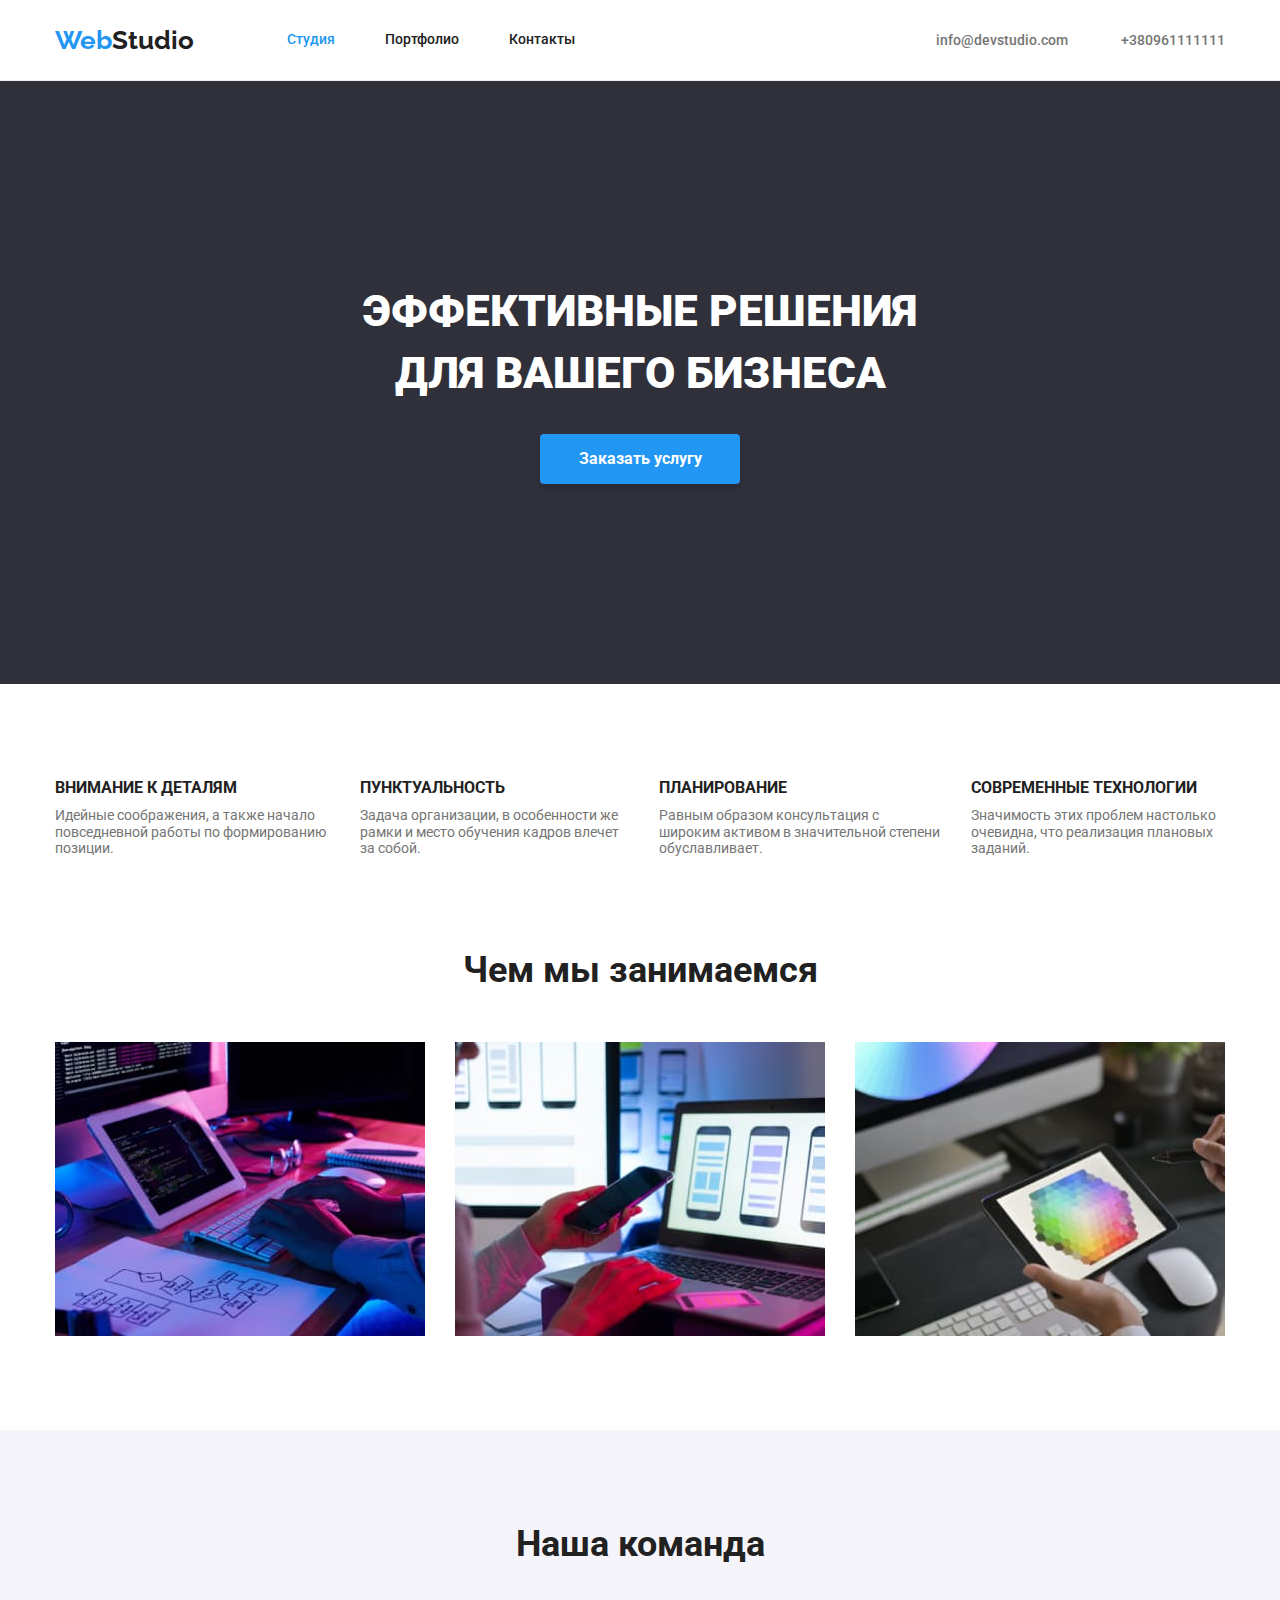
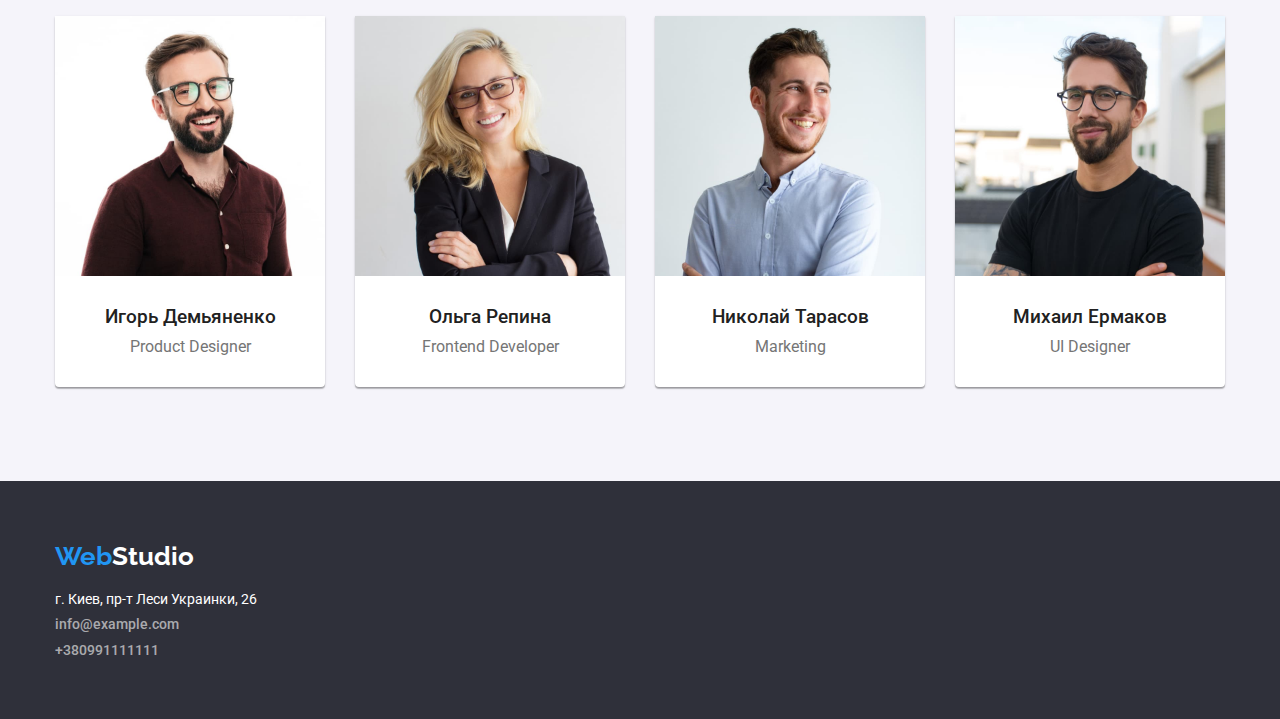
<file: index.html>
<!DOCTYPE html>
<html lang="ru">
  <head>
    <meta charset="UTF-8" />
    <meta http-equiv="X-UA-Compatible" content="IE=edge" />
    <meta name="viewport" content="width=device-width, initial-scale=1.0" />
    <title>Document</title>
    <link rel="preconnect" href="https://fonts.googleapis.com" />
    <link rel="preconnect" href="https://fonts.gstatic.com" crossorigin />
    <link
      href="https://fonts.googleapis.com/css2?family=Raleway:wght@700&family=Roboto:wght@400;500;700;900&display=swap"
      rel="stylesheet"
    />
    <link
      rel="stylesheet"
      href="https://cdnjs.cloudflare.com/ajax/libs/modern-normalize/1.1.0/modern-normalize.min.css"
    />
    <link rel="stylesheet" href="./css/main.css" />
  </head>
  <body>
    <!-- Шапка страницы -->
    <header class="page-header">
      <div class="container header-container">
        <a href="./index.html" class="logo-header"> <span class="logo-part">Web</span>Studio</a>
        <nav class="nav">
          <ul class="header-list list">
            <li class="nav-list"><a href="./index.html" class="nav-link current">Студия</a></li>
            <li class="nav-list"><a href="./portfolio.html" class="nav-link">Портфолио</a></li>
            <li class="nav-list"><a href="" class="nav-link">Контакты</a></li>
          </ul>
        </nav>
        <div class="list contacts-header">
          <a href="mailto:info@devstudio.com" class="contacts-header-link">info@devstudio.com</a>

          <a href="tel:+380961111111" class="contacts-header-link">+380961111111</a>
        </div>
      </div>
    </header>
    <main>
      <!-- Герой -->
      <section class="hero">
        <div class="container">
          <h1 class="hero-title">
            Эффективные решения <br />
            для вашего бизнеса
          </h1>
          <button type="button" class="hero-button">Заказать услугу</button>
        </div>
      </section>
      <!-- Характеристика -->
      <section class="features section">
        <div class="container">
          <h2 hidden>Характеристика</h2>
          <ul class="list features-container">
            <li class="features-list">
              <h3 class="features-title">Внимание к деталям</h3>
              <p class="features-descr">
                Идейные соображения, а также начало повседневной работы по формированию позиции.
              </p>
            </li>
            <li class="features-list">
              <h3 class="features-title">Пунктуальность</h3>
              <p class="features-descr">
                Задача организации, в особенности же рамки и место обучения кадров влечет за собой.
              </p>
            </li>
            <li class="features-list">
              <h3 class="features-title">Планирование</h3>
              <p class="features-descr">
                Равным образом консультация с широким активом в значительной степени обуславливает.
              </p>
            </li>
            <li class="features-list">
              <h3 class="features-title">Современные технологии</h3>
              <p class="features-descr">
                Значимость этих проблем настолько очевидна, что реализация плановых заданий.
              </p>
            </li>
          </ul>
        </div>
      </section>
      <!-- Чем мы занимаемся -->
      <section class="works section">
        <div class="container">
          <h2 class="works-title">Чем мы занимаемся</h2>
          <ul class="list works-container">
            <li class="works-link"><img src="./images/img1.jpg" alt="Пишем код" width="370" /></li>
            <li class="works-link">
              <img src="./images/img2.jpg" alt="Разработка мобильных приложений" width="370" />
            </li>
            <li class="works-link"><img src="./images/img3.jpg" alt="Дизайн" width="370" /></li>
          </ul>
        </div>
      </section>
      <!-- Наша команда -->
      <section class="team section">
        <div class="container">
          <h2 class="team-title">Наша команда</h2>
          <ul class="list team-container">
            <li class="team-list">
              <img
                class="team-photo"
                src="./images/photo1.jpg"
                alt="Фото продакт дизайнера"
                width="270"
              />
              <div class="team-descr">
                <h3 class="team-title-name">Игорь Демьяненко</h3>
                <p lang="en">Product Designer</p>
              </div>
            </li>
            <li class="team-list">
              <img src="./images/photo2.jpg" alt="Фото фронтенд-разработчика" width="270" />
              <div class="team-descr">
                <h3 class="team-title-name">Ольга Репина</h3>
                <p lang="en">Frontend Developer</p>
              </div>
            </li>
            <li class="team-list">
              <img src="./images/photo3.jpg" alt="Фото маркетолога" width="270" />
              <div class="team-descr">
                <h3 class="team-title-name">Николай Тарасов</h3>
                <p lang="en">Marketing</p>
              </div>
            </li>
            <li class="team-list">
              <img src="./images/photo4.jpg" alt="Фото дизайнера интерфейса" width="270" />
              <div class="team-descr">
                <h3 class="team-title-name">Михаил Ермаков</h3>
                <p lang="en">UI Designer</p>
              </div>
            </li>
          </ul>
        </div>
      </section>
    </main>
    <!-- Футер -->

    <footer class="footer">
      <div class="container">
        <a href="./index.html" class="logo-footer"> <span class="logo-part">Web</span>Studio</a>
        <address>
          <p class="address">г. Киев, пр-т Леси Украинки, 26</p>
          <ul class="list contacts-footer">
            <li class="contacts-footer-list">
              <a href="mailto:info@example.com" class="contacts-footer-link">info@example.com</a>
            </li>
            <li class="contacts-footer-list">
              <a href="tel:+380991111111" class="contacts-footer-link">+380991111111</a>
            </li>
          </ul>
        </address>
      </div>
    </footer>
  </body>
</html>
</file>
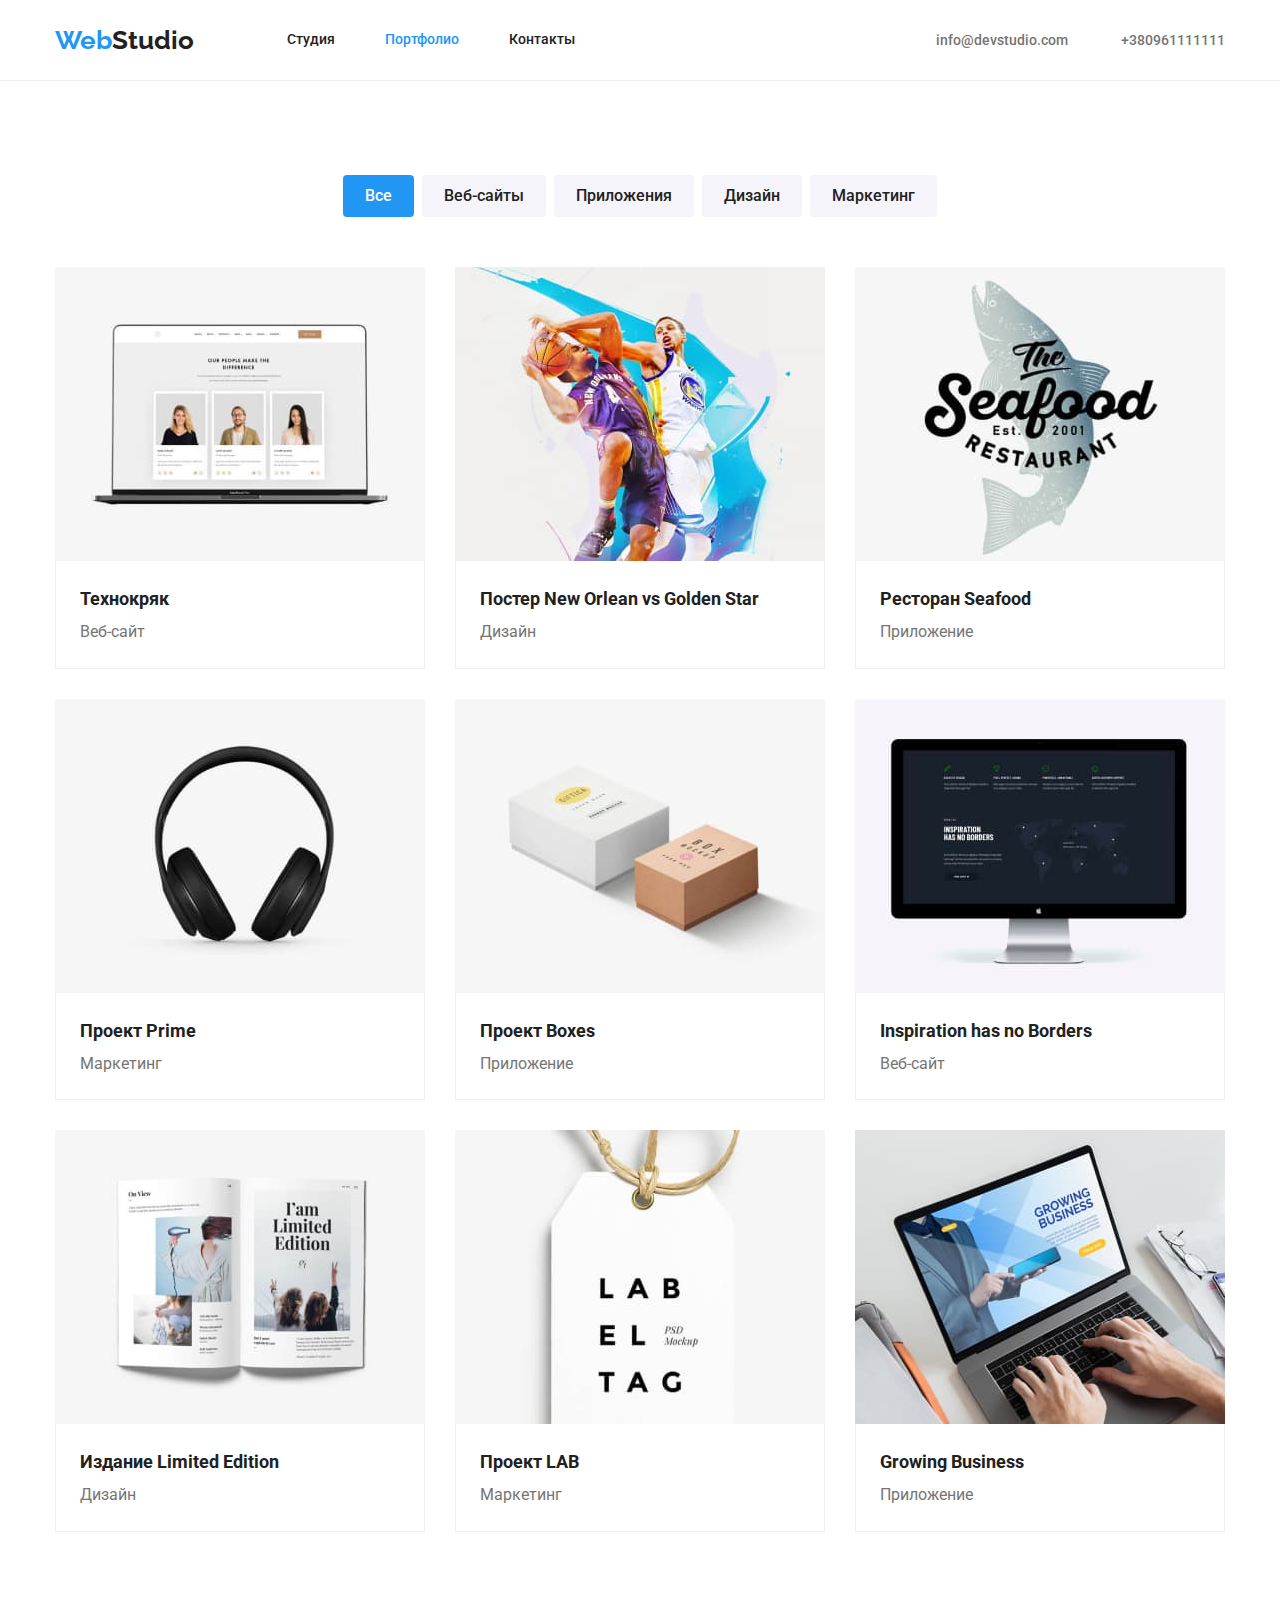
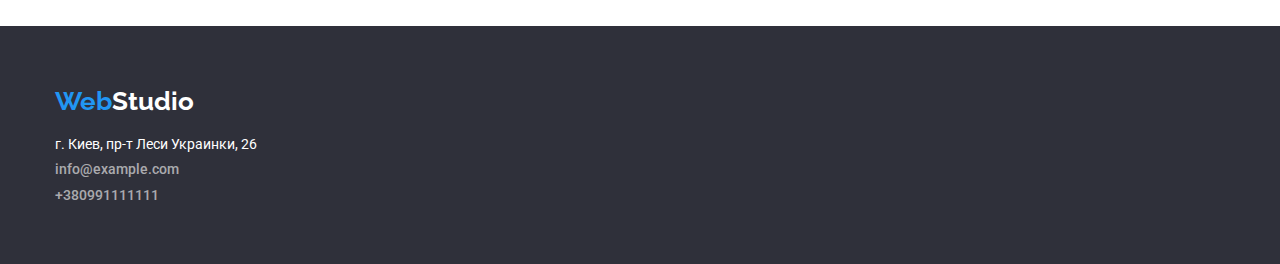
<file: portfolio.html>
<!DOCTYPE html>
<html lang="ru">
  <head>
    <meta charset="UTF-8" />
    <meta http-equiv="X-UA-Compatible" content="IE=edge" />
    <meta name="viewport" content="width=device-width, initial-scale=1.0" />
    <title>Document</title>
    <link rel="preconnect" href="https://fonts.googleapis.com" />
    <link rel="preconnect" href="https://fonts.gstatic.com" crossorigin />
    <link
      href="https://fonts.googleapis.com/css2?family=Raleway:wght@700&family=Roboto:wght@400;500;700;900&display=swap"
      rel="stylesheet"
    />
    <link
      rel="stylesheet"
      href="https://cdnjs.cloudflare.com/ajax/libs/modern-normalize/1.1.0/modern-normalize.min.css"
    />
    <link rel="stylesheet" href="./css/main.css" />
  </head>
  <body>
    <!-- Шапка страницы -->
    <header class="page-header">
      <div class="container header-container">
        <a href="./index.html" class="logo-header"> <span class="logo-part">Web</span>Studio</a>
        <nav class="nav">
          <ul class="header-list list">
            <li class="nav-list"><a href="./index.html" class="nav-link">Студия</a></li>
            <li class="nav-list">
              <a href="./portfolio.html" class="nav-link current">Портфолио</a>
            </li>
            <li class="nav-list"><a href="" class="nav-link">Контакты</a></li>
          </ul>
        </nav>
        <div class="list contacts-header">
          <a href="mailto:info@devstudio.com" class="contacts-header-link">info@devstudio.com</a>

          <a href="tel:+380961111111" class="contacts-header-link">+380961111111</a>
        </div>
      </div>
    </header>
    <main>
      <!--Фильтр-->
      <section class="portfolio section">
        <div class="container">
          <h1 hidden>Портфолио</h1>
          <ul class="list filter-container">
            <li class="filter-link">
              <button type="button" class="btn-portfolio accent">Все</button>
            </li>
            <li class="filter-link">
              <button type="button" class="btn-portfolio">Веб-сайты</button>
            </li>
            <li class="filter-link">
              <button type="button" class="btn-portfolio">Приложения</button>
            </li>
            <li class="filter-link"><button type="button" class="btn-portfolio">Дизайн</button></li>
            <li class="filter-link">
              <button type="button" class="btn-portfolio">Маркетинг</button>
            </li>
          </ul>
          <!--Портфолио-->
          <ul class="list portfolio-container">
            <li class="portfolio-item">
              <a href="" class="portfolio-link">
                <img src="./images/Pimg1.jpg" alt="Фото сайта" width="370" />
                <div class="portfolio-wrapper">
                  <h2 class="portfolio-title">Технокряк</h2>
                  <p>Веб-сайт</p>
                </div>
              </a>
            </li>
            <li class="portfolio-item">
              <a href="" class="portfolio-link">
                <img src="./images/Pimg2.jpg" alt="Два баскетболиста" width="370" />
                <div class="portfolio-wrapper">
                  <h2 class="portfolio-title">
                    Постер <span lang="en">New Orlean vs Golden Star</span>
                  </h2>
                  <p>Дизайн</p>
                </div>
              </a>
            </li>
            <li class="portfolio-item">
              <a href="" class="portfolio-link">
                <img src="./images/Pimg3.jpg" alt="Логотип ресторана" width="370" />
                <div class="portfolio-wrapper">
                  <h2 class="portfolio-title">Ресторан <span lang="en">Seafood</span></h2>
                  <p>Приложение</p>
                </div>
              </a>
            </li>
            <li class="portfolio-item">
              <a href="" class="portfolio-link">
                <img src="./images/Pimg4.jpg" alt="Наушники" width="370" />
                <div class="portfolio-wrapper">
                  <h2 class="portfolio-title">Проект <span lang="en">Prime</span></h2>
                  <p>Маркетинг</p>
                </div>
              </a>
            </li>
            <li class="portfolio-item">
              <a href="" class="portfolio-link">
                <img src="./images/Pimg5.jpg" alt="Коробки" width="370" />
                <div class="portfolio-wrapper">
                  <h2 class="portfolio-title">Проект <span lang="en">Boxes</span></h2>
                  <p>Приложение</p>
                </div>
              </a>
            </li>
            <li class="portfolio-item">
              <a href="" class="portfolio-link">
                <img src="./images/Pimg6.jpg" alt="Монитор" width="370" />
                <div class="portfolio-wrapper">
                  <h2 class="portfolio-title" lang="en">Inspiration has no Borders</h2>
                  <p>Веб-сайт</p>
                </div>
              </a>
            </li>
            <li class="portfolio-item">
              <a href="" class="portfolio-link">
                <img src="./images/Pimg7.jpg" alt="Фото журнала" width="370" />
                <div class="portfolio-wrapper">
                  <h2 class="portfolio-title">Издание <span lang="en">Limited Edition</span></h2>
                  <p>Дизайн</p>
                </div>
              </a>
            </li>
            <li class="portfolio-item">
              <a href="" class="portfolio-link">
                <img src="./images/Pimg8.jpg" alt="Фото бирки" width="370" />
                <div class="portfolio-wrapper">
                  <h2 class="portfolio-title">Проект <span lang="en">LAB</span></h2>
                  <p>Маркетинг</p>
                </div>
              </a>
            </li>
            <li class="portfolio-item">
              <a href="" class="portfolio-link">
                <img src="./images/Pimg9.jpg" alt="Фото ноутбука" width="370" />
                <div class="portfolio-wrapper">
                  <h2 class="portfolio-title" lang="en">Growing Business</h2>
                  <p>Приложение</p>
                </div>
              </a>
            </li>
          </ul>
        </div>
      </section>
    </main>
    <!-- Футер -->

    <footer class="footer">
      <div class="container">
        <a href="./index.html" class="logo-footer"> <span class="logo-part">Web</span>Studio</a>
        <address>
          <p class="address">г. Киев, пр-т Леси Украинки, 26</p>
          <ul class="list contacts-footer">
            <li class="contacts-footer-list">
              <a href="mailto:info@example.com" class="contacts-footer-link">info@example.com</a>
            </li>
            <li class="contacts-footer-list">
              <a href="tel:+380991111111" class="contacts-footer-link">+380991111111</a>
            </li>
          </ul>
        </address>
      </div>
    </footer>
  </body>
</html>
</file>
<file: css/main.css>
/* цвет основного текста  #757575;*/
/* цвет вторичного текста #212121;*/
/* цвет фона вторичный #2F303A;*/
/* цвет акцент #2196F3;*/
/* цвет белый #FFFFFF;*/
/* цвет gпепельный #F5F4FA;*/

/*common style*/
:root {
  --primary-text-color: #757575;
  --title-text-color: #212121;
  --accent-color: #2196f3;
  --primary-bg-color: #ffffff;
  --secondary-bg-color: #2f303a;
  --team-bg-color: #f5f4fa;
  --contacts-footer-color: rgba(255, 255, 255, 0.6);

  --items: 3;
  --indent: 30px;
}
html {
  box-sizing: border-box;
}

*,
*::before,
*::after {
  box-sizing: inherit;
}

body {
  background-color: var(--primary-bg-color);
  color: var(--primary-text-color);

  font-family: Roboto, sans-serif;
  font-size: 14px;
}
.container {
  width: 1200px;
  padding-left: 15px;
  padding-right: 15px;
  margin-left: auto;
  margin-right: auto;
}
.section {
  padding-top: 94px;
  padding-bottom: 94px;
}

/*reset*/
h1,
h2,
h3,
h4,
h5,
h6,
p {
  margin: 0;
}
.list {
  list-style: none;
  margin: 0;
  padding: 0;
}

img {
  display: block;
  max-width: 100%;
  height: auto;
}

/* header*/
.page-header {
  border-bottom: solid 1px #ececec;
}
.header-list {
  display: flex;
}
.header-container {
  display: flex;
  align-items: center;
}

.logo-header {
  display: inline-block;

  color: var(--title-text-color);

  font-family: raleway, sans-serif;
  font-weight: 700;
  font-size: 26px;
  line-height: 1.19;
  text-align: left;
  text-decoration: none;
  margin-right: 93px;
}
.logo-part {
  color: var(--accent-color);
}
/*nav*/
.nav-link {
  display: inline-block;
  color: var(--title-text-color);
  font-weight: 500;
  line-height: 1.14;
  text-decoration: none;
  padding-top: 32px;
  padding-bottom: 32px;
}
.nav-link.current,
.nav-link:hover,
.nav-link:focus {
  color: var(--accent-color);
}
.nav-list:not(:last-child) {
  margin-right: 50px;
}

.contacts-header {
  margin-left: auto;
}

.contacts-header-link {
  color: var(--primary-text-color);
  font-weight: 500;
  line-height: 1.14;
  text-decoration: none;
  padding-top: 32px;
  padding-bottom: 32px;
}
.contacts-header-link:not(:last-child) {
  margin-right: 50px;
}
.contacts-header-link:hover,
.contacts-header-link:focus {
  color: var(--accent-color);
}
/*hero*/
.hero {
  background-color: var(--secondary-bg-color);
  color: var(--primary-bg-color);
  text-align: center;
  padding: 200px 0;
}
.hero-title {
  font-weight: 900;
  font-size: 44px;
  line-height: 1.4;
  text-transform: uppercase;
  margin-bottom: 30px;
}
.hero-button {
  color: var(--primary-bg-color);
  background-color: var(--accent-color);

  font-family: inherit;
  font-weight: 700;
  font-size: 16px;
  line-height: 1.9;
  text-decoration: none;

  display: inline-block;
  box-shadow: 0px 4px 4px rgba(0, 0, 0, 0.15);
  border-radius: 4px;
  border: none;
  width: 200px;
  height: 50px;
  padding: 10px 32px;
  cursor: pointer;
}
.hero-button:focus,
.hero-button:hover {
  background-color: #188ce8;
}

/* Секции*/

.features-container {
  display: flex;
}
.features-title {
  color: var(--title-text-color);
  font-weight: 700;
  line-height: 1.17;
  text-align: left;
  text-transform: uppercase;
  margin-bottom: 10px;
}

.features-list:not(:last-child) {
  margin-right: 30px;
}
.features-descr {
  line-height: 1.17;
}
/*Works*/
.works {
  padding-top: 0;
}
.works-container {
  display: flex;
}
.works-title {
  color: var(--title-text-color);
  font-weight: 700;
  font-size: 36px;
  line-height: 1.16;
  text-align: center;
  margin-bottom: 50px;
}
.works-link:not(:last-child) {
  margin-right: 30px;
}
/*team*/

.team {
  background-color: var(--team-bg-color);
  font-size: 16px;
  line-height: 1.18;
  text-align: center;
}
.team-container {
  display: flex;
}
.team-list {
  background-color: var(--primary-bg-color);
  border-radius: 0px 0px 4px 4px;
  box-shadow: 0px 1px 3px rgba(0, 0, 0, 0.12), 0px 1px 1px rgba(0, 0, 0, 0.14),
    0px 2px 1px rgba(0, 0, 0, 0.2);
}
.team-list:not(:last-child) {
  margin-right: 30px;
}
.team-descr {
  padding-top: 30px;
  padding-bottom: 30px;
}
.team-title {
  color: var(--title-text-color);
  font-weight: 700;
  font-size: 36px;
  line-height: 1.16;

  margin-bottom: 50px;
}
.team-title-name {
  color: var(--title-text-color);
  font-weight: 500;
  margin-bottom: 10px;
}
/* Футер*/
.footer {
  background-color: var(--secondary-bg-color);
  padding: 60px 0;
}
.logo-footer {
  display: inline-block;
  color: var(--primary-bg-color);

  font-family: raleway, sans-serif;
  font-weight: 700;
  font-size: 26px;
  line-height: 1.17;
  text-decoration: none;

  margin-bottom: 20px;
}
.address {
  color: var(--primary-bg-color);
  font-style: normal;
  margin-bottom: 9px;
}
.contacts-footer-link {
  display: inline-block;
  color: var(--contacts-footer-color);
  font-style: normal;
  font-weight: 500;
  line-height: 1.14;
  text-align: center;
  text-decoration: none;
}
.contacts-footer-link:hover,
.contacts-footer-link:focus {
  color: var(--accent-color);
}
.contacts-footer-list:not(:last-child) {
  margin-bottom: 9px;
}

/*Портфолио*/
/*button*/

.filter-container {
  display: flex;
  justify-content: center;
  margin-bottom: 50px;
}
.filter-link:not(:last-child) {
  margin-right: 8px;
}
.portfolio-container {
  display: flex;
  flex-wrap: wrap;
  margin: calc(-1 * var(--indent) / 2);
}
.portfolio-item {
  flex-basis: calc ((100% - var(--indent)) * var (--items)) / var(--items);
  margin: calc(var(--indent) / 2);
}
.portfolio-wrapper {
  padding: 20px 24px;
  border: 1px solid #eeeeee;
  border-top: none;
}
.btn-portfolio {
  color: var(--title-text-color);
  background-color: #f5f4fa;
  font-family: inherit;
  font-weight: 500;
  font-size: 16px;
  line-height: 1.9;
  text-align: center;
  text-decoration: none;
  border: none;
  border-radius: 4px;
  cursor: pointer;

  display: inline-block;
  padding: 6px 22px;
}
.btn-portfolio.accent,
.btn-portfolio:focus,
.btn-portfolio:hover {
  color: var(--primary-bg-color);
  background-color: var(--accent-color);
}
.portfolio-link {
  color: var(--primary-text-color);
  font-size: 16px;
  line-height: 1.9;
  text-align: left;
  text-decoration: none;
}
.portfolio-title {
  color: var(--title-text-color);
  font-weight: 700;
  font-size: 18px;
  line-height: 2;
  text-align: left;
}
</file>
